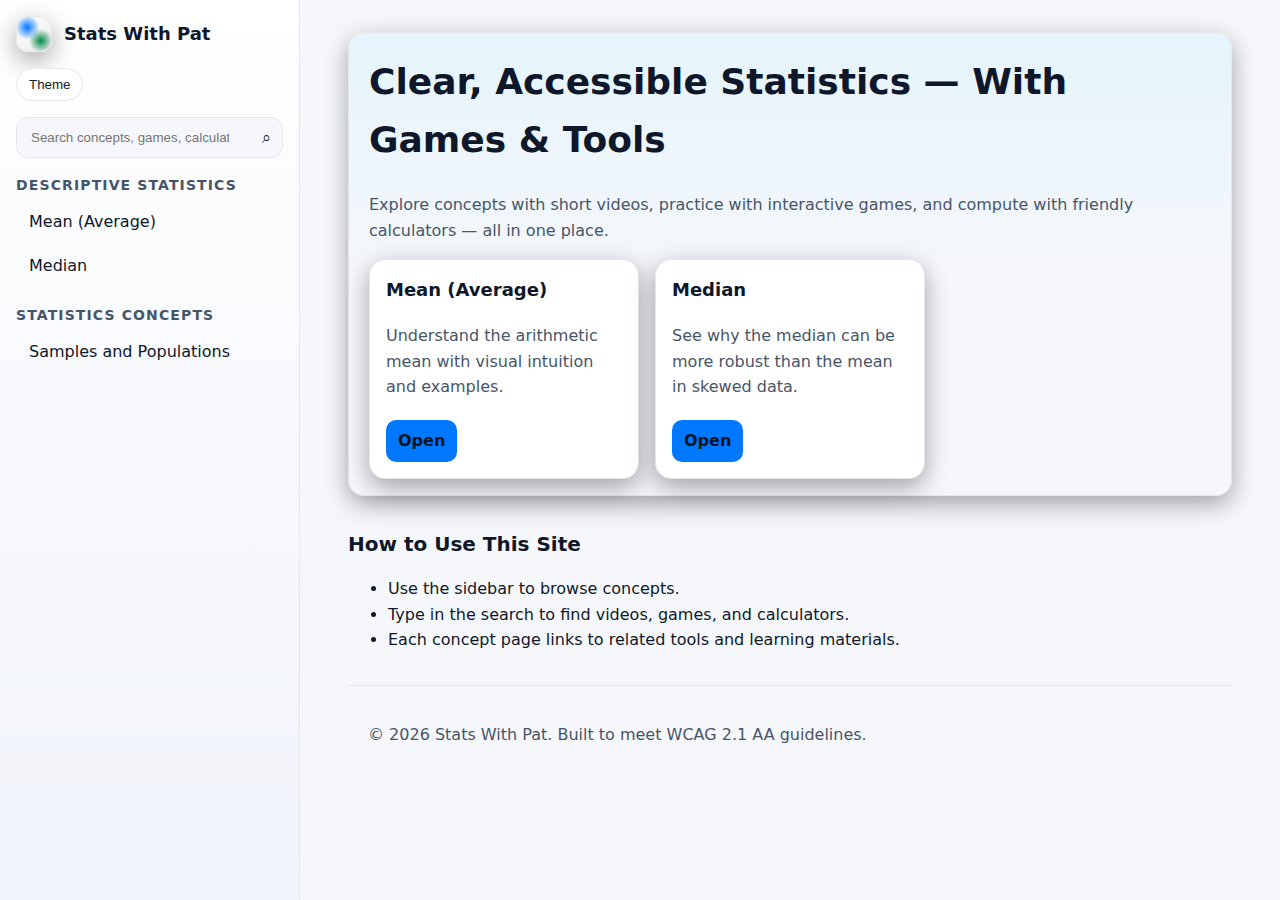
<file: index.html>
<!doctype html>
<html lang="en">
<head>
  <meta charset="utf-8"/>
  <meta name="viewport" content="width=device-width, initial-scale=1"/>
  <title>Stats With Pat — Learn & Play</title>
  <meta name="description" content="WCAG-friendly statistics concepts, calculators, and interactive games."/>
  <link rel="stylesheet" href="/assets/css/styles.css"/>
  <link rel="icon" href="/assets/img/logo.svg" type="image/svg+xml"/>
  <script defer src="/assets/js/nav.js"></script>
  <script defer src="/assets/js/search.js"></script>
</head>
<body>
  <a class="skip-link" href="#main">Skip to content</a>

  <div class="topbar" role="navigation" aria-label="Mobile top bar">
    <button id="menuToggle" class="button" aria-expanded="false" aria-controls="sidebar">Menu</button>
    <div style="display:flex; align-items:center; gap:.5rem">
      <img src="/assets/img/logo.svg" alt="" width="24" height="24" aria-hidden="true"/>
      <strong>Stats With Pat</strong>
    </div>
    <button id="themeToggle" class="button" aria-pressed="false" title="Toggle theme">Theme</button>
  </div>

  <div class="layout">
    <aside id="sidebar" class="sidebar" aria-label="Primary">
      <div class="brand">
        <div class="brand-logo" aria-hidden="true"></div>
        <h1>Stats With Pat</h1>
      </div>

      <div class="controls" role="group" aria-label="Quick Settings">
        <button id="themeToggle" class="button" aria-pressed="false">Theme</button>
      </div>

      <div class="search" role="search">
        <label for="searchInput" class="visually-hidden">Search</label>
        <input id="searchInput" type="search" placeholder="Search concepts, games, calculators" aria-controls="searchResults" />
        <span class="icon" aria-hidden="true">⌕</span>
        <div id="searchResults" aria-live="polite" aria-relevant="additions"></div>
      </div>

      <nav class="nav" aria-label="Concepts and Sections">
        <div id="navContainer">
          <!-- Populated from /data/nav.json -->
        </div>
      </nav>
    </aside>

    <main id="main" class="main">
      <section class="hero" aria-labelledby="home-title">
        <h1 id="home-title">Clear, Accessible Statistics — With Games & Tools</h1>
        <p>Explore concepts with short videos, practice with interactive games, and compute with friendly calculators — all in one place.</p>
        <div class="card-grid" aria-label="Featured">
          <article class="card">
            <h3>Mean (Average)</h3>
            <p>Understand the arithmetic mean with visual intuition and examples.</p>
            <a class="cta" href="/concepts/mean.html">Open</a>
          </article>
          <article class="card">
            <h3>Median</h3>
            <p>See why the median can be more robust than the mean in skewed data.</p>
            <a class="cta" href="/concepts/median.html">Open</a>
          </article>
        </div>
      </section>

      <section class="section">
        <h2>How to Use This Site</h2>
        <ul>
          <li>Use the sidebar to browse concepts.</li>
          <li>Type in the search to find videos, games, and calculators.</li>
          <li>Each concept page links to related tools and learning materials.</li>
        </ul>
      </section>

      <footer>
        <p>&copy; <span id="year"></span> Stats With Pat. Built to meet WCAG 2.1 AA guidelines.</p>
      </footer>
    </main>
  </div>

  <script>
    document.getElementById('year').textContent = new Date().getFullYear();
  </script>

  <style>
    /* Utility to hide visual labels but keep them for screen readers */
    .visually-hidden{
      position:absolute !important; width:1px; height:1px; padding:0; margin:-1px;
      overflow:hidden; clip:rect(0,0,0,0); white-space:nowrap; border:0;
    }
  </style>
</body>
</html>
</file>
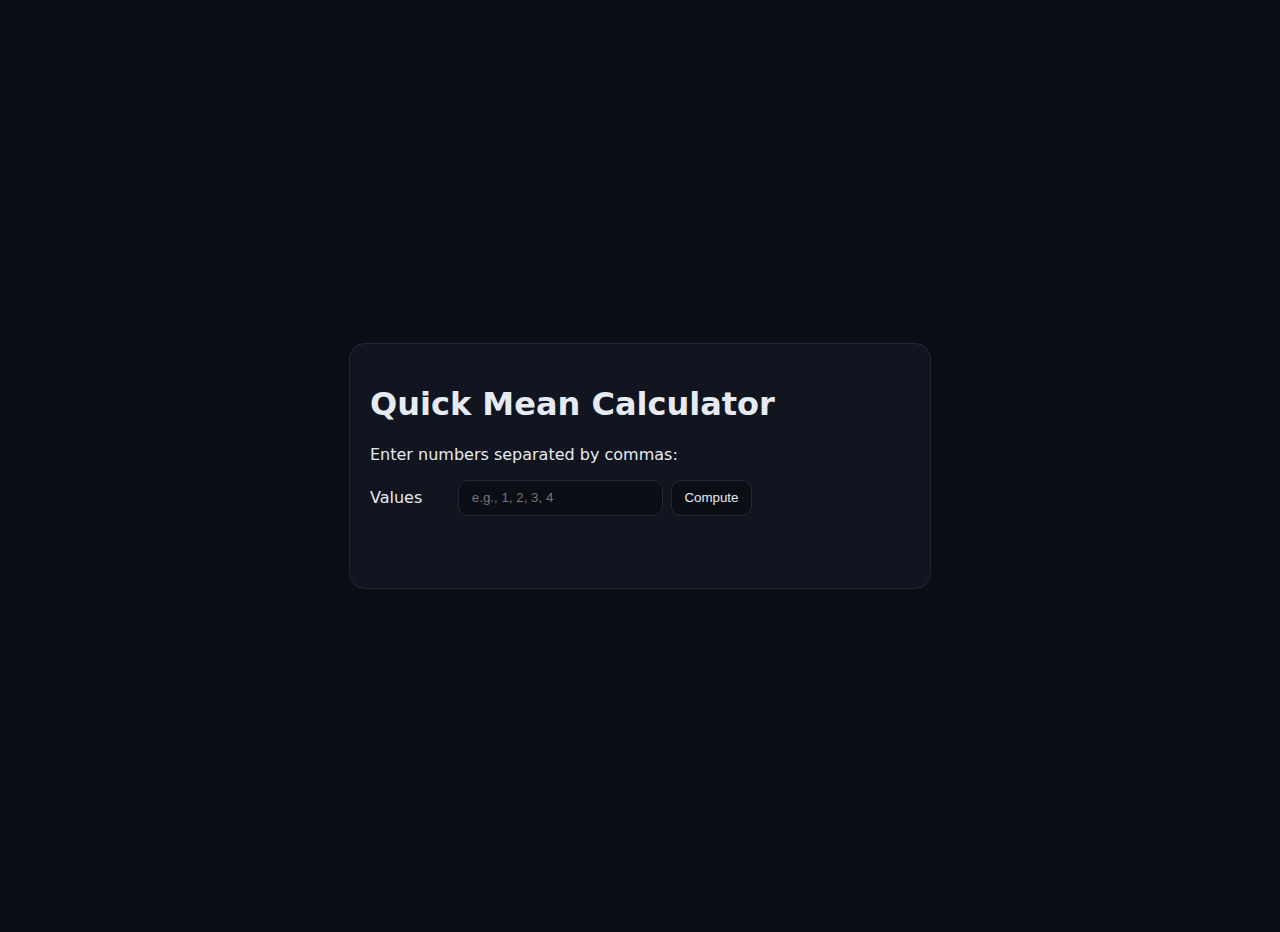
<file: calculators/sample-calc.html>
<!doctype html>
<html lang="en">
<head>
  <meta charset="utf-8"/>
  <meta name="viewport" content="width=device-width, initial-scale=1"/>
  <title>Sample Calculator</title>
  <style>
    body{font-family: ui-sans-serif, system-ui; margin:0; background:#0b0e14; color:#e6eaf2}
    .wrap{display:grid; place-items:center; min-height:100vh; padding:1rem}
    .card{background:#11151f; border:1px solid #20283a; border-radius:16px; padding:1.25rem; max-width:540px; width:100%}
    input,button{padding:.6rem .8rem; border-radius:10px; border:1px solid #20283a; background:#0b0e14; color:#e6eaf2}
    button{cursor:pointer}
    button:focus,input:focus{outline:3px solid #ffd166}
    .row{display:flex; gap:.5rem; flex-wrap:wrap; align-items:center}
    label{min-width:5rem}
    .out{margin-top:.75rem; min-height:2.5rem}
  </style>
</head>
<body>
  <div class="wrap">
    <div class="card" role="region" aria-label="Sample calculator">
      <h1>Quick Mean Calculator</h1>
      <p>Enter numbers separated by commas:</p>
      <div class="row">
        <label for="nums">Values</label>
        <input id="nums" type="text" placeholder="e.g., 1, 2, 3, 4"/>
        <button id="calc">Compute</button>
      </div>
      <div id="out" class="out" role="status" aria-live="polite"></div>
    </div>
  </div>
  <script>
    function mean(arr){ return arr.reduce((a,b)=>a+b,0)/arr.length; }
    document.getElementById('calc').addEventListener('click', ()=>{
      const raw = document.getElementById('nums').value.trim();
      if(!raw){ document.getElementById('out').textContent='Please enter some numbers.'; return; }
      const arr = raw.split(',').map(s=>Number(s.trim())).filter(n=>Number.isFinite(n));
      if(!arr.length){ document.getElementById('out').textContent='No valid numbers found.'; return; }
      const m = mean(arr);
      document.getElementById('out').textContent = 'Mean = ' + m.toFixed(4);
    });
  </script>
</body>
</html>
</file>
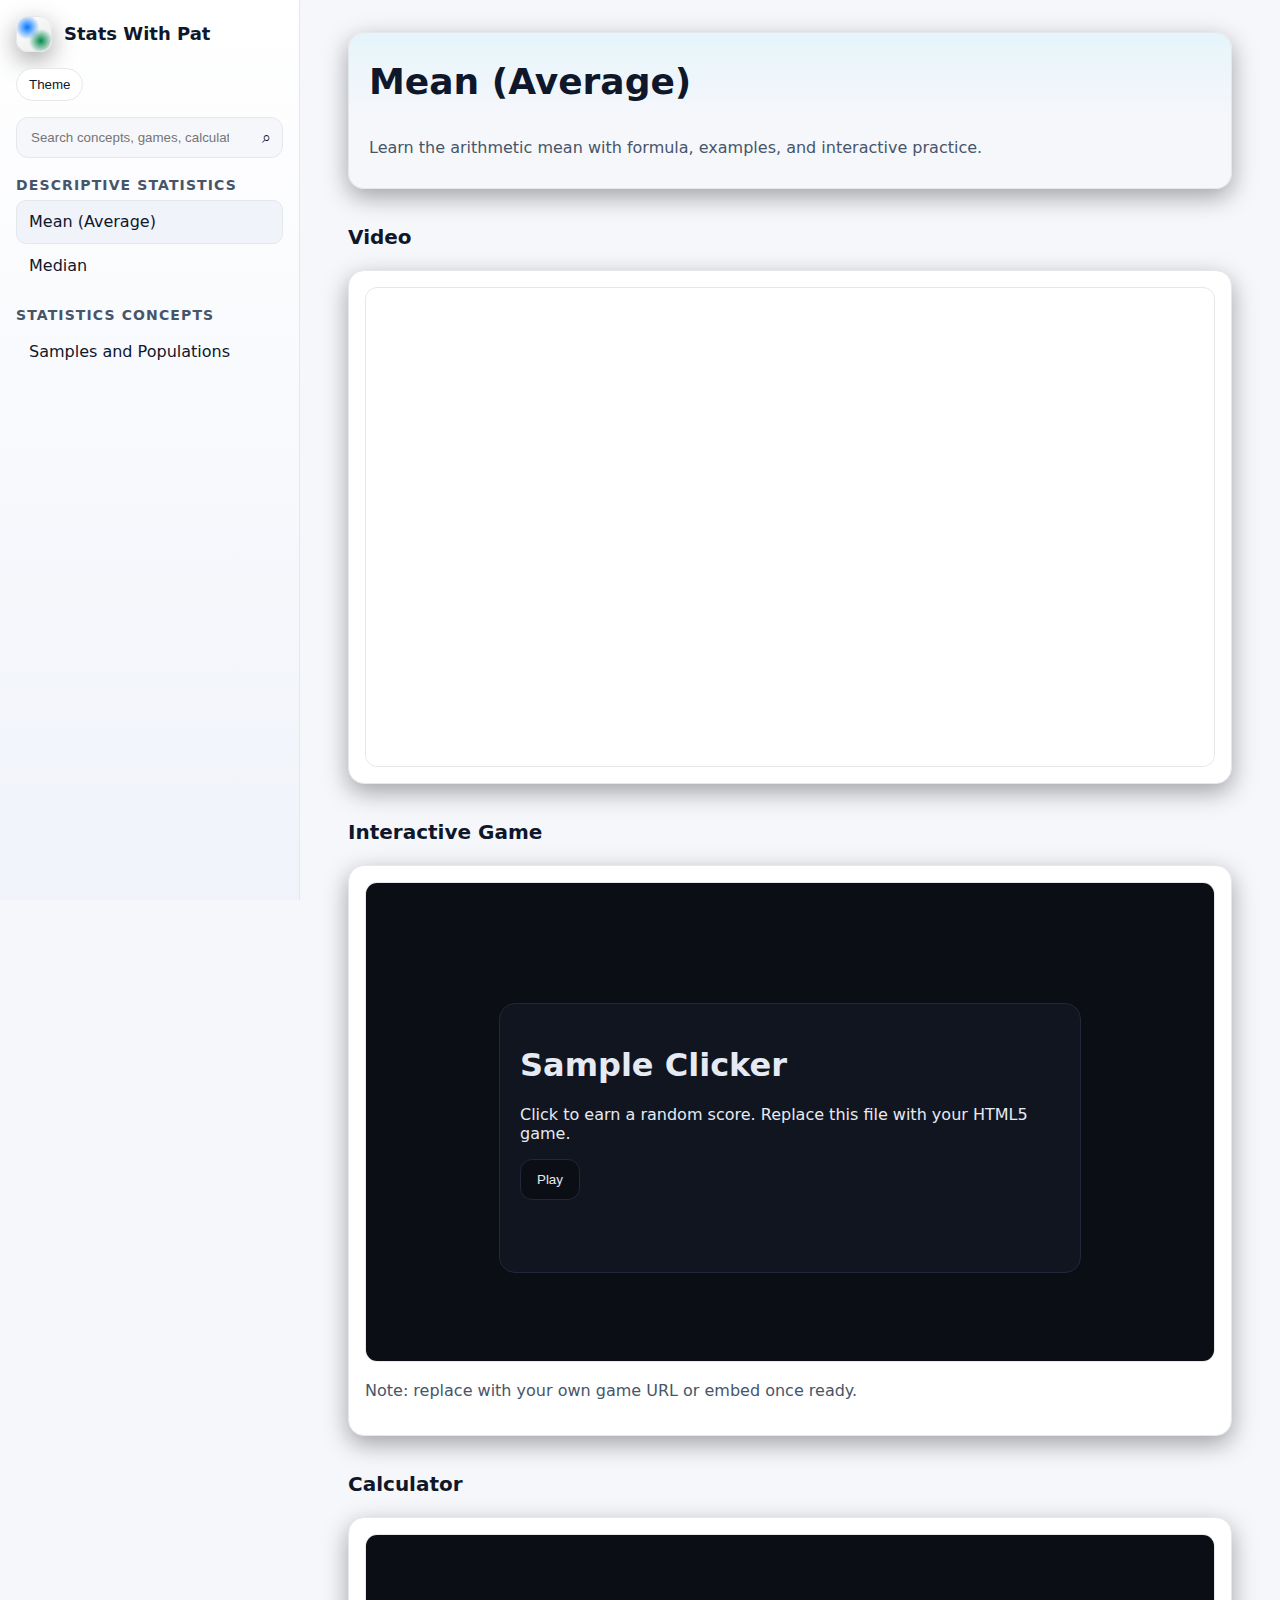
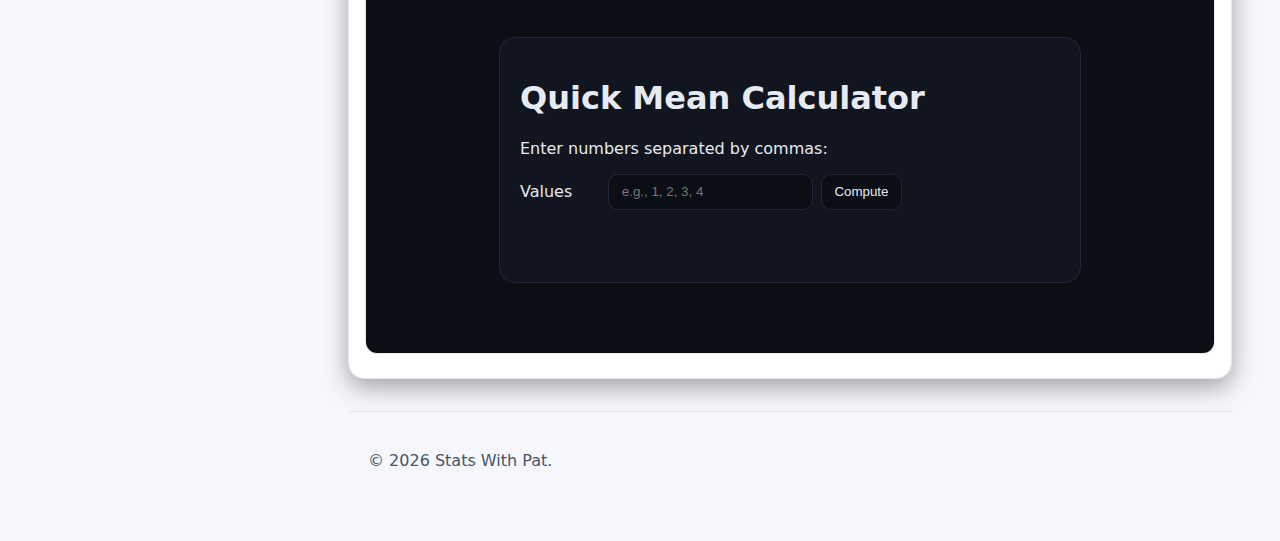
<file: concepts/mean.html>
<!doctype html>
<html lang="en">
<head>
  <meta charset="utf-8"/>
  <meta name="viewport" content="width=device-width, initial-scale=1"/>
  <title>Mean (Average) — Stats With Pat</title>
  <meta name="description" content="Learn the arithmetic mean with formula, examples, and interactive practice."/>
  <link rel="stylesheet" href="/assets/css/styles.css"/>
  <script defer src="/assets/js/nav.js"></script>
  <script defer src="/assets/js/search.js"></script>
</head>
<body>
  <a class="skip-link" href="#main">Skip to content</a>

  <div class="topbar" role="navigation" aria-label="Mobile top bar">
    <button id="menuToggle" class="button" aria-expanded="false" aria-controls="sidebar">Menu</button>
    <div style="display:flex; align-items:center; gap:.5rem">
      <img src="/assets/img/logo.svg" alt="" width="24" height="24" aria-hidden="true"/>
      <strong>Stats With Pat</strong>
    </div>
    <button id="themeToggle" class="button" aria-pressed="false" title="Toggle theme">Theme</button>
  </div>

  <div class="layout">
    <aside id="sidebar" class="sidebar" aria-label="Primary">
      <div class="brand">
        <div class="brand-logo" aria-hidden="true"></div>
        <h1>Stats With Pat</h1>
      </div>

      <div class="controls" role="group" aria-label="Quick Settings">
        <button id="themeToggle" class="button" aria-pressed="false">Theme</button>
      </div>

      <div class="search" role="search">
        <label for="searchInput" class="visually-hidden">Search</label>
        <input id="searchInput" type="search" placeholder="Search concepts, games, calculators" aria-controls="searchResults" />
        <span class="icon" aria-hidden="true">⌕</span>
        <div id="searchResults" aria-live="polite" aria-relevant="additions"></div>
      </div>

      <nav class="nav" aria-label="Concepts and Sections">
        <div id="navContainer">
          <!-- Populated from /data/nav.json -->
        </div>
      </nav>
    </aside>

    <main id="main" class="main">
      <article class="hero">
        <h1>Mean (Average)</h1>
        <p>Learn the arithmetic mean with formula, examples, and interactive practice.</p>
      </article>

      <section class="section" aria-labelledby="video-title">
        <h2 id="video-title">Video</h2>
        <div class="card">
          <!-- Placeholder YouTube embed -->
          <div style="position:relative; padding-top:56.25%; border-radius:12px; overflow:hidden; border:1px solid var(--border);">
            <iframe title="Mean (Average) video" src="https://www.youtube.com/embed/dQw4w9WgXcQ" allowfullscreen
              style="position:absolute; inset:0; width:100%; height:100%; border:0;"></iframe>
          </div>
        </div>
      </section>

      <section class="section" aria-labelledby="game-title">
        <h2 id="game-title">Interactive Game</h2>
        <div class="card">
          <!-- Placeholder game embed -->
          <div style="position:relative; padding-top:56.25%; border-radius:12px; overflow:hidden; border:1px solid var(--border);">
            <iframe title="Sample Game" src="/games/sample-game.html"
              style="position:absolute; inset:0; width:100%; height:100%; border:0;"></iframe>
          </div>
          <p class="muted">Note: replace with your own game URL or embed once ready.</p>
        </div>
      </section>

      <section class="section" aria-labelledby="calc-title">
        <h2 id="calc-title">Calculator</h2>
        <div class="card">
          <!-- Placeholder calculator embed -->
          <iframe title="Sample Calculator" src="/calculators/sample-calc.html" style="width:100%; height:420px; border:1px solid var(--border); border-radius:12px;"></iframe>
        </div>
      </section>

      <footer>
        <p>&copy; <span id="year"></span> Stats With Pat.</p>
      </footer>
    </main>
  </div>

  <script>document.getElementById('year').textContent = new Date().getFullYear();</script>
  <style>.visually-hidden{position:absolute!important;width:1px;height:1px;padding:0;margin:-1px;overflow:hidden;clip:rect(0,0,0,0);white-space:nowrap;border:0;}</style>
</body>
</html>
</file>
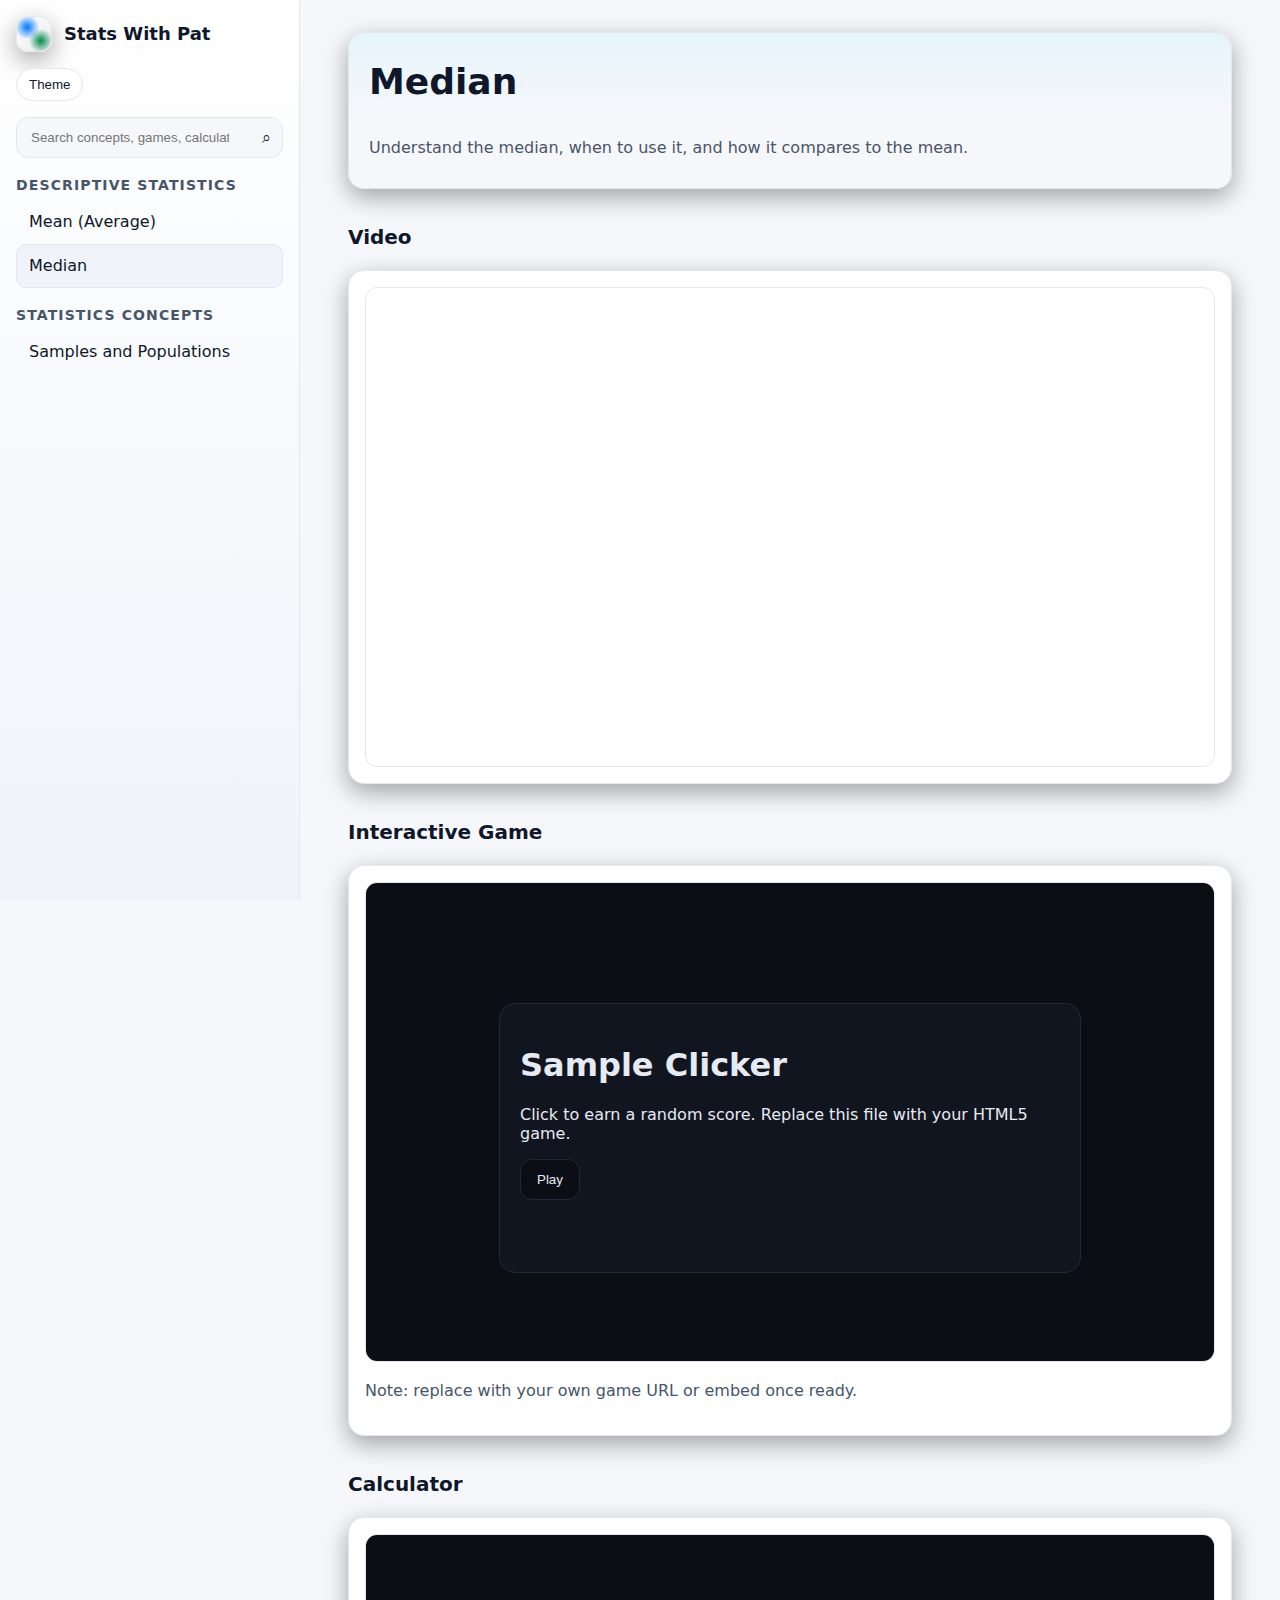
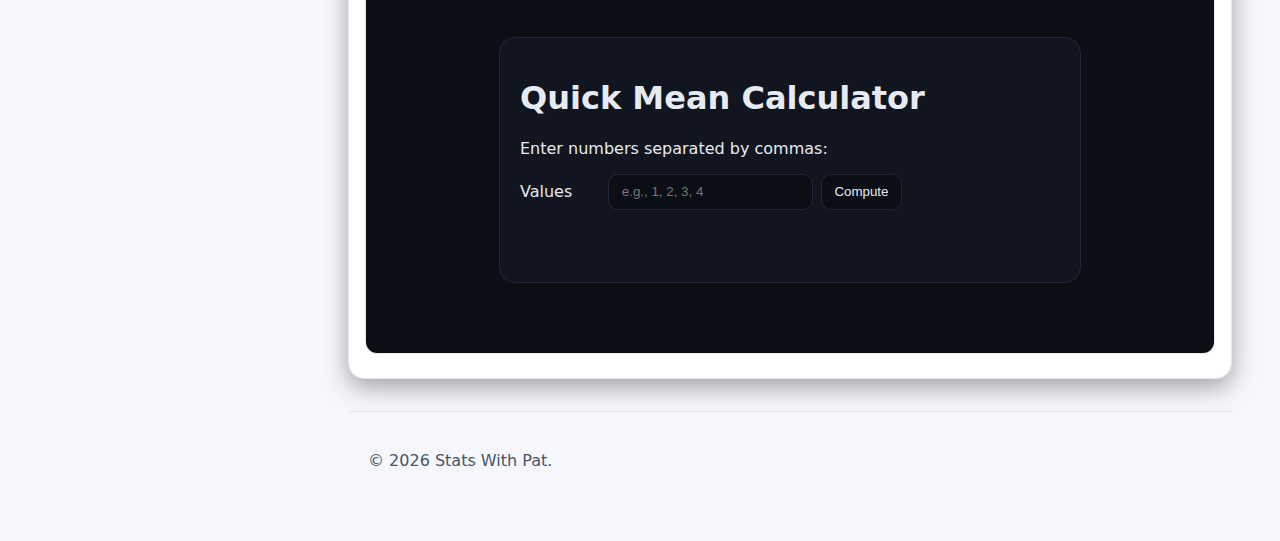
<file: concepts/median.html>
<!doctype html>
<html lang="en">
<head>
  <meta charset="utf-8"/>
  <meta name="viewport" content="width=device-width, initial-scale=1"/>
  <title>Median — Stats With Pat</title>
  <meta name="description" content="Understand the median, when to use it, and how it compares to the mean."/>
  <link rel="stylesheet" href="/assets/css/styles.css"/>
  <script defer src="/assets/js/nav.js"></script>
  <script defer src="/assets/js/search.js"></script>
</head>
<body>
  <a class="skip-link" href="#main">Skip to content</a>

  <div class="topbar" role="navigation" aria-label="Mobile top bar">
    <button id="menuToggle" class="button" aria-expanded="false" aria-controls="sidebar">Menu</button>
    <div style="display:flex; align-items:center; gap:.5rem">
      <img src="/assets/img/logo.svg" alt="" width="24" height="24" aria-hidden="true"/>
      <strong>Stats With Pat</strong>
    </div>
    <button id="themeToggle" class="button" aria-pressed="false" title="Toggle theme">Theme</button>
  </div>

  <div class="layout">
    <aside id="sidebar" class="sidebar" aria-label="Primary">
      <div class="brand">
        <div class="brand-logo" aria-hidden="true"></div>
        <h1>Stats With Pat</h1>
      </div>

      <div class="controls" role="group" aria-label="Quick Settings">
        <button id="themeToggle" class="button" aria-pressed="false">Theme</button>
      </div>

      <div class="search" role="search">
        <label for="searchInput" class="visually-hidden">Search</label>
        <input id="searchInput" type="search" placeholder="Search concepts, games, calculators" aria-controls="searchResults" />
        <span class="icon" aria-hidden="true">⌕</span>
        <div id="searchResults" aria-live="polite" aria-relevant="additions"></div>
      </div>

      <nav class="nav" aria-label="Concepts and Sections">
        <div id="navContainer">
          <!-- Populated from /data/nav.json -->
        </div>
      </nav>
    </aside>

    <main id="main" class="main">
      <article class="hero">
        <h1>Median</h1>
        <p>Understand the median, when to use it, and how it compares to the mean.</p>
      </article>

      <section class="section" aria-labelledby="video-title">
        <h2 id="video-title">Video</h2>
        <div class="card">
          <!-- Placeholder YouTube embed -->
          <div style="position:relative; padding-top:56.25%; border-radius:12px; overflow:hidden; border:1px solid var(--border);">
            <iframe title="Median video" src="https://www.youtube.com/embed/dQw4w9WgXcQ" allowfullscreen
              style="position:absolute; inset:0; width:100%; height:100%; border:0;"></iframe>
          </div>
        </div>
      </section>

      <section class="section" aria-labelledby="game-title">
        <h2 id="game-title">Interactive Game</h2>
        <div class="card">
          <!-- Placeholder game embed -->
          <div style="position:relative; padding-top:56.25%; border-radius:12px; overflow:hidden; border:1px solid var(--border);">
            <iframe title="Sample Game" src="/games/sample-game.html"
              style="position:absolute; inset:0; width:100%; height:100%; border:0;"></iframe>
          </div>
          <p class="muted">Note: replace with your own game URL or embed once ready.</p>
        </div>
      </section>

      <section class="section" aria-labelledby="calc-title">
        <h2 id="calc-title">Calculator</h2>
        <div class="card">
          <!-- Placeholder calculator embed -->
          <iframe title="Sample Calculator" src="/calculators/sample-calc.html" style="width:100%; height:420px; border:1px solid var(--border); border-radius:12px;"></iframe>
        </div>
      </section>

      <footer>
        <p>&copy; <span id="year"></span> Stats With Pat.</p>
      </footer>
    </main>
  </div>

  <script>document.getElementById('year').textContent = new Date().getFullYear();</script>
  <style>.visually-hidden{position:absolute!important;width:1px;height:1px;padding:0;margin:-1px;overflow:hidden;clip:rect(0,0,0,0);white-space:nowrap;border:0;}</style>
</body>
</html>
</file>
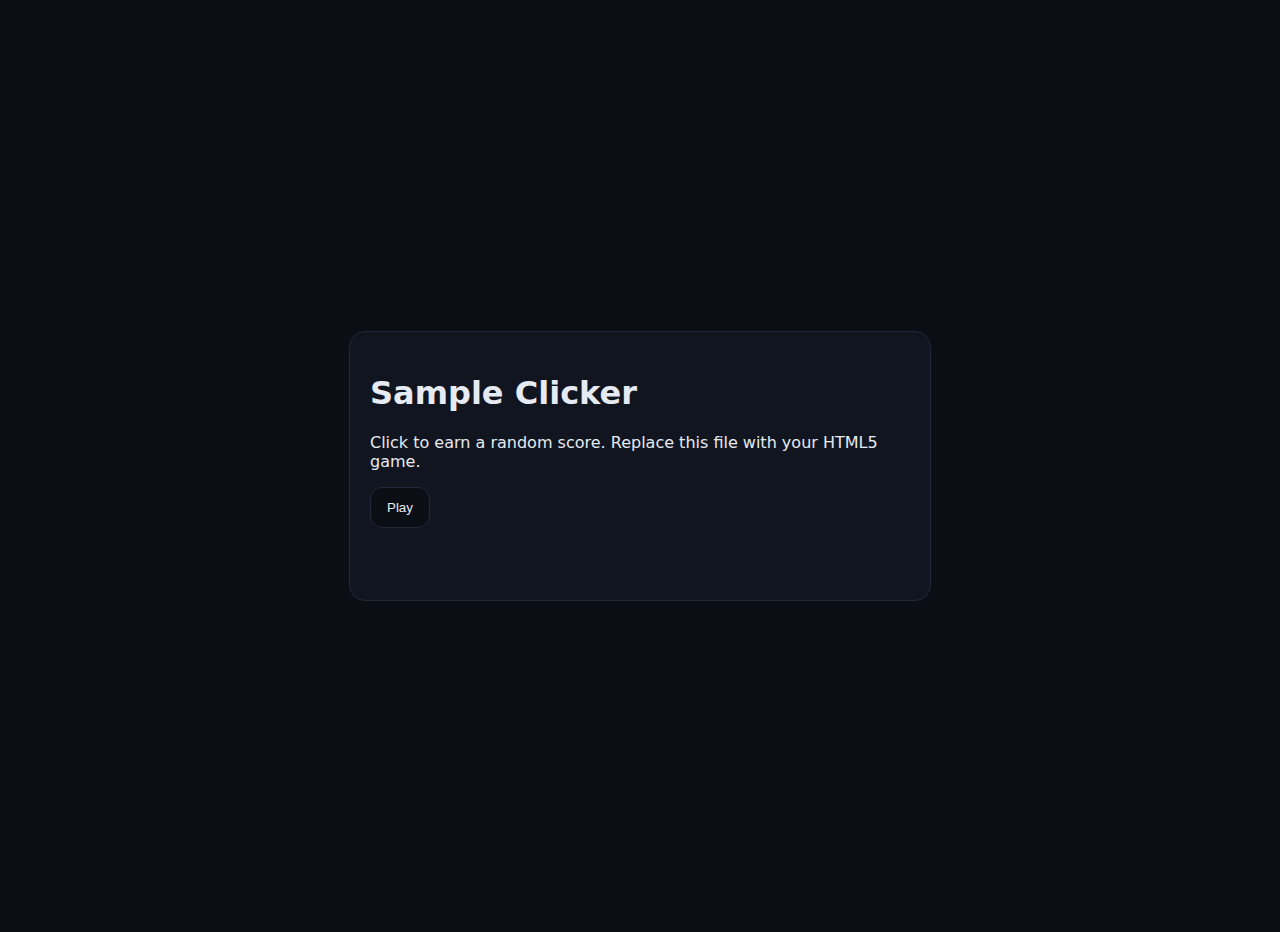
<file: games/sample-game.html>
<!doctype html>
<html lang="en">
<head>
  <meta charset="utf-8"/>
  <meta name="viewport" content="width=device-width, initial-scale=1"/>
  <title>Sample Game</title>
  <style>
    body{font-family: ui-sans-serif, system-ui; margin:0; background:#0b0e14; color:#e6eaf2}
    .wrap{display:grid; place-items:center; min-height:100vh; padding:1rem}
    .card{background:#11151f; border:1px solid #20283a; border-radius:16px; padding:1.25rem; max-width:540px; width:100%}
    button{padding:.75rem 1rem; border-radius:12px; border:1px solid #20283a; background:#0b0e14; color:#e6eaf2; cursor:pointer}
    button:focus{outline:3px solid #ffd166}
    .out{margin-top:.75rem; min-height:2.5rem}
  </style>
</head>
<body>
  <div class="wrap">
    <div class="card" role="region" aria-label="Sample game">
      <h1>Sample Clicker</h1>
      <p>Click to earn a random score. Replace this file with your HTML5 game.</p>
      <button id="play">Play</button>
      <div id="out" class="out" role="status" aria-live="polite"></div>
    </div>
  </div>
  <script>
    document.getElementById('play').addEventListener('click', ()=>{
      const pts = Math.floor(Math.random()*100);
      document.getElementById('out').textContent = 'You scored ' + pts + ' points!';
    });
  </script>
</body>
</html>
</file>
<file: assets/css/styles.css>
:root{
  --bg: #0b0e14;
  --panel: #11151f;
  --panel-2: #0e1420;
  --text: #e6eaf2;
  --muted: #a6b0cf;
  --accent: #6ae3ff;
  --accent-2:#8aff80;
  --border: #20283a;
  --focus: #ffd166;
  --link: #7cc7ff;
  --error: #ff6b6b;

  --radius: 16px;
  --shadow: 0 8px 24px rgba(0,0,0,.35);
  --font: ui-sans-serif, system-ui, -apple-system, Segoe UI, Roboto, Helvetica, Arial, "Apple Color Emoji", "Segoe UI Emoji";
}

@media (prefers-color-scheme: light){
  :root{
    --bg: #f6f7fb;
    --panel:#ffffff;
    --panel-2:#f0f3fa;
    --text:#0f172a;
    --muted:#475569;
    --accent:#0077ff;
    --accent-2:#008a4b;
    --border:#e5e7eb;
    --focus:#b45309;
    --link:#0057c2;
  }
}

*{box-sizing:border-box}
html{scroll-behavior:smooth}
body{
  margin:0;
  background:var(--bg);
  color:var(--text);
  font-family:var(--font);
  line-height:1.6;
  -webkit-font-smoothing:antialiased;
  -moz-osx-font-smoothing:grayscale;
}

a{ color: var(--link); text-decoration: underline; text-underline-offset: 2px; }
a:focus{ outline: 3px solid var(--focus); outline-offset: 2px; border-radius: 6px; }
a:hover{ text-decoration-thickness: 2px; }

/* Skip link */
.skip-link{
  position:absolute; left:-9999px; top:auto; width:1px; height:1px; overflow:hidden;
}
.skip-link:focus{
  position:fixed; left:1rem; top:1rem; width:auto; height:auto; padding:.5rem .75rem;
  background: var(--panel); color: var(--text); border:2px solid var(--focus); z-index:9999;
  border-radius:10px;
}

/* Layout */
.layout{
  display:grid;
  grid-template-columns: 300px 1fr;
  min-height:100vh;
}

.sidebar{
  position:sticky; top:0; align-self:start;
  background: linear-gradient(180deg, var(--panel) 0%, var(--panel-2) 100%);
  border-right:1px solid var(--border);
  min-height:100vh; padding:1rem;
}

.brand{
  display:flex; align-items:center; gap:.75rem; margin-bottom:1rem;
}
.brand-logo{
  width:36px; height:36px; border-radius:12px;
  background: radial-gradient(60% 60% at 30% 30%, var(--accent) 0%, transparent 60%),
              radial-gradient(70% 70% at 70% 70%, var(--accent-2) 0%, transparent 50%),
              linear-gradient(135deg, rgba(255,255,255,.08), rgba(0,0,0,.08));
  border:1px solid var(--border);
  box-shadow: var(--shadow);
}
.brand h1{
  font-size:1.125rem; margin:0;
}

.controls{
  display:flex; gap:.5rem; align-items:center; margin:.5rem 0 1rem 0;
}
.button{
  border:1px solid var(--border); background:var(--panel); color:var(--text);
  padding:.5rem .75rem; border-radius:999px;
  cursor:pointer;
}
.button:focus{ outline:3px solid var(--focus); outline-offset:2px; }
.button[aria-pressed="true"]{ background:var(--panel-2); }

.search{
  position:relative; margin:.5rem 0 1rem 0;
}
.search input{
  width:100%; padding:.75rem 2.5rem .75rem .875rem; border-radius:12px;
  border:1px solid var(--border); background:var(--bg); color:var(--text);
}
.search input:focus{ outline:3px solid var(--focus); }
.search .icon{
  position:absolute; right:.75rem; top:50%; transform:translateY(-50%); pointer-events:none;
}

.nav{
  margin-top:.75rem;
}
.nav h2{
  font-size:.875rem; text-transform:uppercase; letter-spacing:.08em; color:var(--muted);
  margin:1rem 0 .25rem 0;
}
.nav ul{ list-style:none; padding:0; margin:0; }
.nav a{
  display:flex; align-items:center; gap:.5rem;
  padding:.5rem .75rem; border-radius:10px; text-decoration:none;
  color:var(--text); border:1px solid transparent;
}
.nav a[aria-current="page"], .nav a:hover{
  background:var(--panel-2); border-color:var(--border);
}
.nav a:focus{ outline:3px solid var(--focus); }

.main{
  padding:2rem clamp(1rem, 4vw, 3rem);
}

.hero{
  background: linear-gradient(180deg, rgba(106,227,255,0.12), transparent 55%);
  border:1px solid var(--border);
  border-radius: var(--radius);
  padding:1.25rem 1.25rem 1rem;
  box-shadow: var(--shadow);
}
.hero h1{ margin-top:0; font-size: clamp(1.5rem, 2vw + 1rem, 2.25rem); }
.hero p{ color: var(--muted); margin-bottom:.75rem; }

.card-grid{
  display:grid; grid-template-columns: repeat(auto-fill, minmax(260px, 1fr));
  gap:1rem; margin-top:1rem;
}
.card{
  background:var(--panel); border:1px solid var(--border); border-radius: var(--radius);
  padding:1rem; box-shadow: var(--shadow);
}
.card h3{ margin-top:0; font-size:1.125rem; }
.card p{ color:var(--muted); }
.card a.cta{
  display:inline-block; margin-top:.5rem; text-decoration:none; font-weight:600;
  padding:.5rem .75rem; border-radius:10px; background: var(--accent);
  color:#04141d;
}
.card a.cta:focus{ outline:3px solid var(--focus); }

.section h2{ font-size:1.25rem; margin-top:2rem; }

footer{
  margin-top:2rem; padding:1.25rem; color:var(--muted);
  border-top:1px solid var(--border);
}

/* Mobile: collapsible sidebar */
.topbar{
  display:none;
}

@media (max-width: 900px){
  .layout{
    grid-template-columns: 1fr;
  }
  .sidebar{
    position:fixed; inset:0 0 auto 0; height:auto; max-height:70vh; overflow:auto;
    transform: translateY(-110%); transition: transform .25s ease;
    border-right:none; border-bottom:1px solid var(--border); border-top:none;
    z-index:900;
  }
  .sidebar.open{ transform: translateY(0); }
  .topbar{
    display:flex; align-items:center; justify-content:space-between;
    padding: .75rem 1rem; border-bottom:1px solid var(--border);
    background: var(--panel);
    position:sticky; top:0; z-index:950;
  }
  .main{ padding-top:1rem; }
}
</file>
